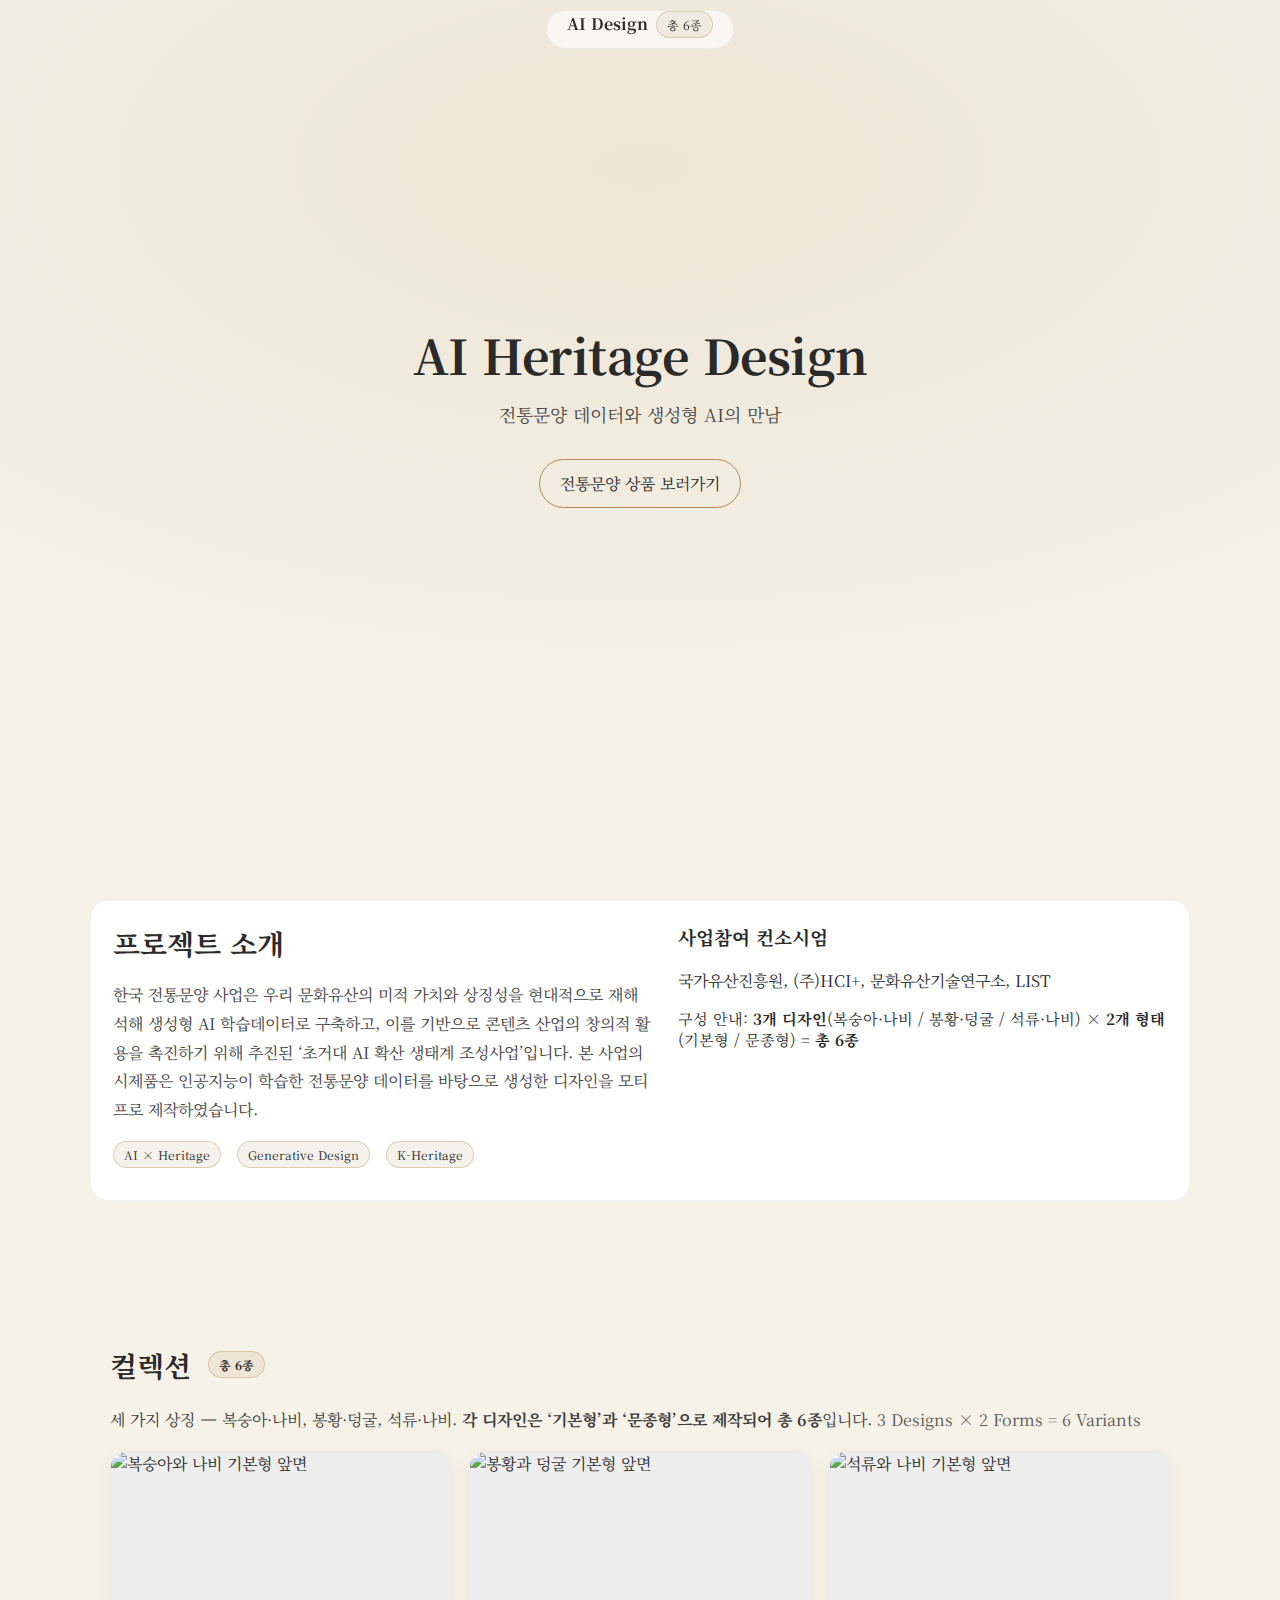
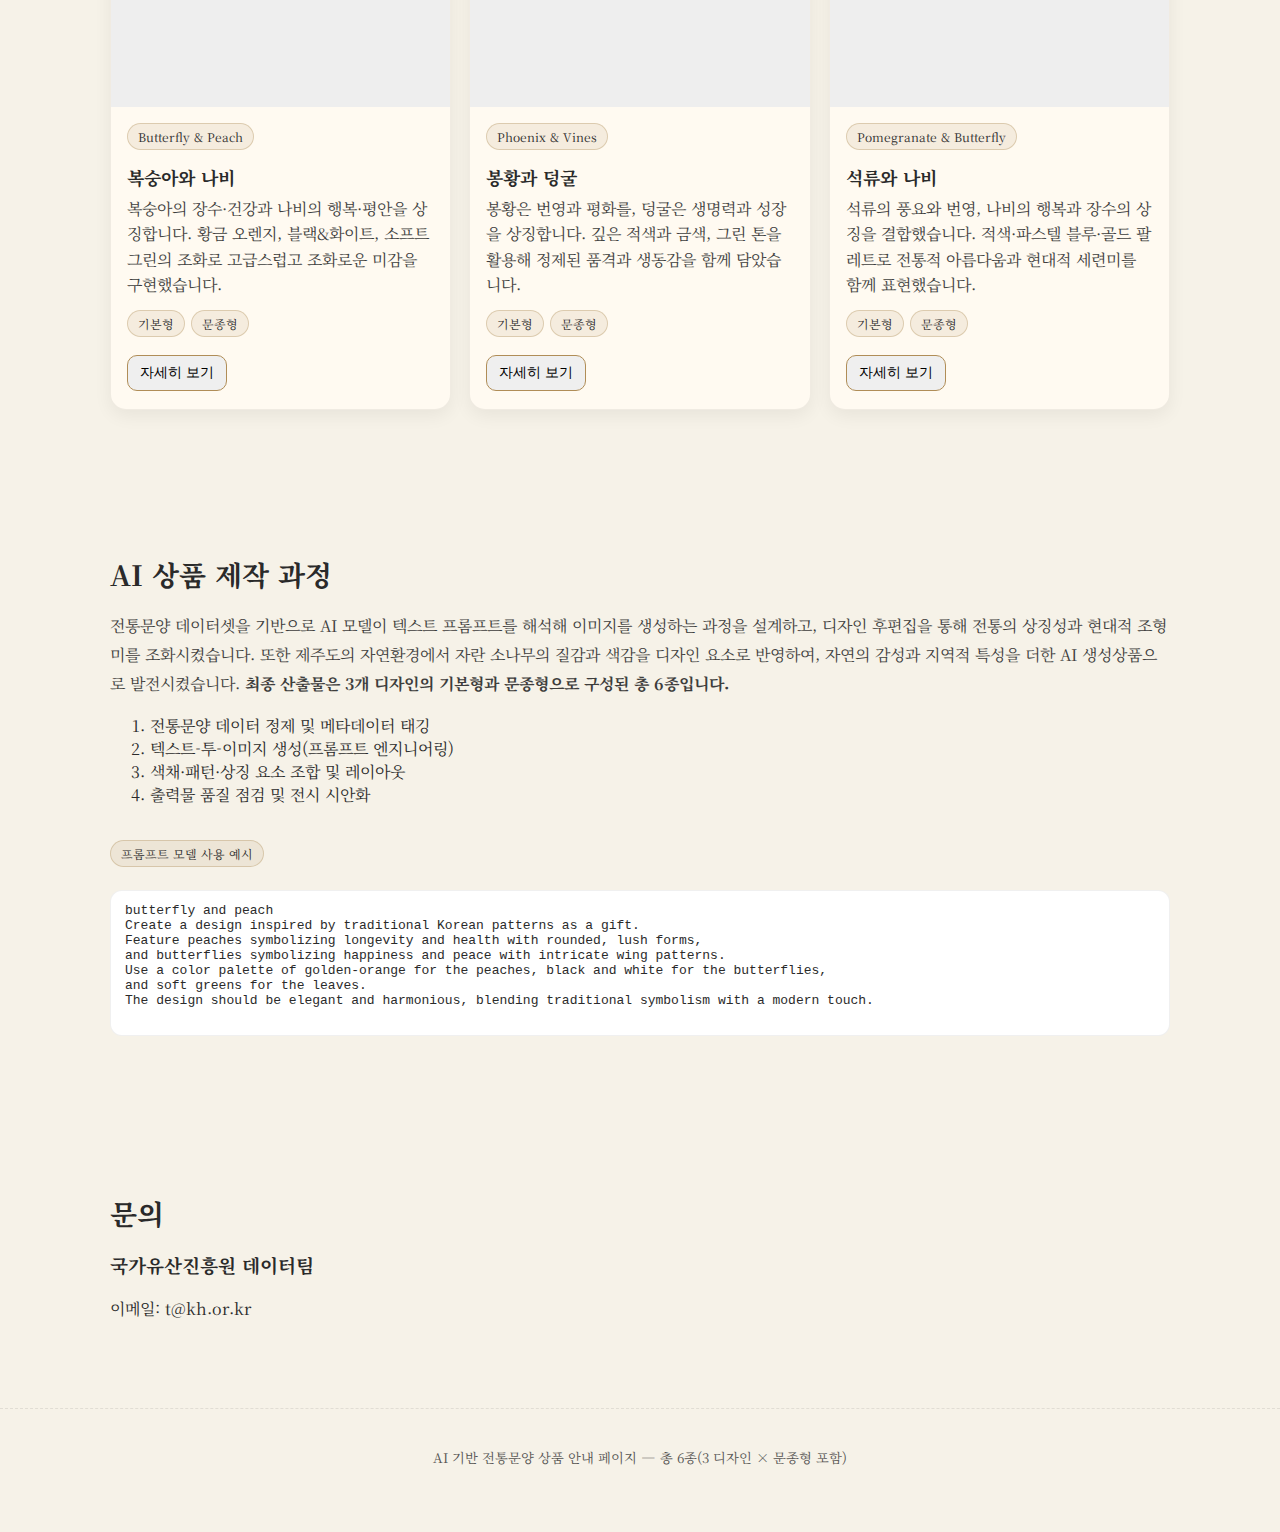
<file: index.html>
<!DOCTYPE html>
<html lang="ko">
<head>
  <meta charset="utf-8" />
  <meta name="viewport" content="width=device-width, initial-scale=1" />
  <title>AI Heritage Design — 전통문양×AI 전시</title>
  <meta name="description" content="AI Heritage Design — 복숭아·나비, 봉황·덩굴, 석류·나비 전시 컬렉션" />
  <link rel="icon" href="./assets/favicon.ico" sizes="any" />
  <link rel="icon" href="./assets/icon.svg" type="image/svg+xml" />
  <link rel="apple-touch-icon" href="./assets/apple-touch-icon.png" />
  <link rel="manifest" href="./assets/manifest.webmanifest" />
  <link href="https://fonts.googleapis.com/css2?family=Noto+Serif+KR:wght@400;600;700&display=swap" rel="stylesheet" media="print" onload="this.media='all'">
  <link rel="stylesheet" href="./css/style.css" />
</head>
<body>
  <nav class="container"><strong style="margin-right:8px">AI Design</strong><span class="badge">총 6종</span></nav>

  <header class="hero">
    <div class="container">
      <h1 class="title">AI Heritage Design</h1>
      <p class="subtitle">전통문양 데이터와 생성형 AI의 만남</p>
      <a class="cta" href="#collection">전통문양 상품 보러가기</a>
    </div>
  </header>

  <section id="about" class="section">
    <div class="container note">
      <div>
        <h2>프로젝트 소개</h2>
        <p class="lead">
          한국 전통문양 사업은 우리 문화유산의 미적 가치와 상징성을 현대적으로 재해석해 생성형 AI 학습데이터로 구축하고,
          이를 기반으로 콘텐츠 산업의 창의적 활용을 촉진하기 위해 추진된 ‘초거대 AI 확산 생태계 조성사업’입니다.
          본 사업의 시제품은 인공지능이 학습한 전통문양 데이터를 바탕으로 생성한 디자인을 모티프로 제작하였습니다.
        </p>
        <div class="logos" style="margin-top:8px">
          <span class="badge">AI × Heritage</span>
          <span class="badge">Generative Design</span>
          <span class="badge">K‑Heritage</span>
        </div>
      </div>
      <div>
        <h3 style="margin-top:0">사업참여 컨소시엄</h3>
        <p>국가유산진흥원, (주)HCI+, 문화유산기술연구소, LIST</p>
        <div class="muted" style="font-size:.95rem">
          구성 안내: <strong>3개 디자인</strong>(복숭아·나비 / 봉황·덩굴 / 석류·나비) × <strong>2개 형태</strong>(기본형 / 문종형) = <strong>총 6종</strong>
        </div>
      </div>
    </div>
  </section>

  <section id="collection" class="section">
    <div class="container">
      <h2>컬렉션 <span class="badge" style="vertical-align:middle;margin-left:8px">총 6종</span></h2>
      <p class="lead">세 가지 상징 — 복숭아·나비, 봉황·덩굴, 석류·나비. <strong>각 디자인은 ‘기본형’과 ‘문종형’으로 제작되어 총 6종</strong>입니다. <span style="opacity:.85">3 Designs × 2 Forms = 6 Variants</span></p>
      <div class="grid">
        <!-- Peach & Butterfly -->
        <article class="card">
          <div class="media">
            <!-- 기본형 예시 이미지 -->
            <img data-src="./assets/peach-front.webp" alt="복숭아와 나비 기본형 앞면">
            <img class="back" data-src="./assets/peach-back.webp" alt="복숭아와 나비 기본형 뒷면">
          </div>
          <div class="body">
            <span class="badge">Butterfly & Peach</span>
            <h3>복숭아와 나비</h3>
            <p>복숭아의 장수·건강과 나비의 행복·평안을 상징합니다. 황금 오렌지, 블랙&화이트, 소프트 그린의 조화로 고급스럽고 조화로운 미감을 구현했습니다.</p>
            <div class="row" style="gap:6px;margin-bottom:8px">
              <span class="badge">기본형</span>
              <span class="badge">문종형</span>
            </div>
            <div class="row">
              <button class="btn" onclick="openModal('modal-peach')">자세히 보기</button>
            </div>
          </div>
        </article>

        <!-- Phoenix & Vines -->
        <article class="card">
          <div class="media">
            <img data-src="./assets/phoenix-front.webp" alt="봉황과 덩굴 기본형 앞면">
            <img class="back" data-src="./assets/phoenix-back.webp" alt="봉황과 덩굴 기본형 뒷면">
          </div>
          <div class="body">
            <span class="badge">Phoenix & Vines</span>
            <h3>봉황과 덩굴</h3>
            <p>봉황은 번영과 평화를, 덩굴은 생명력과 성장을 상징합니다. 깊은 적색과 금색, 그린 톤을 활용해 정제된 품격과 생동감을 함께 담았습니다.</p>
            <div class="row" style="gap:6px;margin-bottom:8px">
              <span class="badge">기본형</span>
              <span class="badge">문종형</span>
            </div>
            <div class="row">
              <button class="btn" onclick="openModal('modal-phoenix')">자세히 보기</button>
            </div>
          </div>
        </article>

        <!-- Pomegranate & Butterfly -->
        <article class="card">
          <div class="media">
            <img data-src="./assets/pomegranate-front.webp" alt="석류와 나비 기본형 앞면">
            <img class="back" data-src="./assets/pomegranate-back.webp" alt="석류와 나비 기본형 뒷면">
          </div>
          <div class="body">
            <span class="badge">Pomegranate & Butterfly</span>
            <h3>석류와 나비</h3>
            <p>석류의 풍요와 번영, 나비의 행복과 장수의 상징을 결합했습니다. 적색·파스텔 블루·골드 팔레트로 전통적 아름다움과 현대적 세련미를 함께 표현했습니다.</p>
            <div class="row" style="gap:6px;margin-bottom:8px">
              <span class="badge">기본형</span>
              <span class="badge">문종형</span>
            </div>
            <div class="row">
              <button class="btn" onclick="openModal('modal-pomegranate')">자세히 보기</button>
            </div>
          </div>
        </article>
      </div>
    </div>
  </section>

  <section id="process" class="section">
    <div class="container">
      <h2>AI 상품 제작 과정</h2>
      <p class="lead">
        전통문양 데이터셋을 기반으로 AI 모델이 텍스트 프롬프트를 해석해 이미지를 생성하는 과정을 설계하고,
        디자인 후편집을 통해 전통의 상징성과 현대적 조형미를 조화시켰습니다.
        또한 제주도의 자연환경에서 자란 소나무의 질감과 색감을 디자인 요소로 반영하여,
        자연의 감성과 지역적 특성을 더한 AI 생성상품으로 발전시켰습니다.
        <strong>최종 산출물은 3개 디자인의 기본형과 문종형으로 구성된 총 6종입니다.</strong>
      </p>
      <ol>
        <li>전통문양 데이터 정제 및 메타데이터 태깅</li>
        <li>텍스트-투-이미지 생성(프롬프트 엔지니어링)</li>
        <li>색채·패턴·상징 요소 조합 및 레이아웃</li>
        <li>출력물 품질 점검 및 전시 시안화</li>
      </ol>
      <div style="margin-top:18px" class="badge">프롬프트 모델 사용 예시</div>
      <pre style="white-space:pre-wrap;background:#fff;padding:12px 14px;border-radius:12px;border:1px solid rgba(0,0,0,.06)">
butterfly and peach
Create a design inspired by traditional Korean patterns as a gift.
Feature peaches symbolizing longevity and health with rounded, lush forms,
and butterflies symbolizing happiness and peace with intricate wing patterns.
Use a color palette of golden-orange for the peaches, black and white for the butterflies,
and soft greens for the leaves.
The design should be elegant and harmonious, blending traditional symbolism with a modern touch.
      </pre>
    </div>
  </section>

  <section id="credit" class="section">
    <div class="container">
      <h2>문의</h2>
      <div>
        <h3 style="margin-top:0">국가유산진흥원 데이터팀</h3>
        <p>이메일: t@kh.or.kr</p>
      </div>
    </div>
  </section>

  <footer>
    <div class="container">
      <small>AI 기반 전통문양 상품 안내 페이지 — 총 6종(3 디자인 × 문종형 포함)</small>
    </div>
  </footer>

  <!-- Modals -->
  <div id="modal-peach" class="modal" onclick="if(event.target===this) closeModal('modal-peach')">
    <div class="paper">
      <header><h4>복숭아와 나비 — 상세 스토리</h4><button class="x" onclick="closeModal('modal-peach')">✕</button></header>
      <p>
        복숭아는 장수와 건강, 나비는 행복과 평안을 상징합니다. 둥근 형태와 섬세한 날개 패턴을 통해
        부드러운 조화와 희망을 표현했으며, 황금 오렌지 계열의 복숭아, 블랙&화이트의 나비, 연둣빛 잎사귀로
        전통과 현대의 균형을 담았습니다.
      </p>
      <p style="margin:.25rem 0 .75rem;opacity:.85">형태: 기본형, 문종형</p>
      <p style="opacity:.85">Butterflies symbolize happiness and peace; peaches signify longevity and health.
      A palette of golden‑orange, black & white, and soft greens blends traditional symbolism with a modern touch.</p>
    </div>
  </div>

  <div id="modal-phoenix" class="modal" onclick="if(event.target===this) closeModal('modal-phoenix')">
    <div class="paper">
      <header><h4>봉황과 덩굴 — 상세 스토리</h4><button class="x" onclick="closeModal('modal-phoenix')">✕</button></header>
      <p>
        봉황의 우아한 날개와 흐르는 꼬리 깃은 조화와 번영을, 꽃과 잎이 이어지는 덩굴은 생명력과 성장을 뜻합니다.
        깊은 적색과 금색, 그린의 대비로 정제된 품격을 부여했습니다.
      </p>
      <p style="margin:.25rem 0 .75rem;opacity:.85">형태: 기본형, 문종형</p>
      <p style="opacity:.85">The phoenix conveys harmony and prosperity, while vines represent vitality and growth.
      A deep red–gold–green palette creates a refined, sophisticated look.</p>
    </div>
  </div>

  <div id="modal-pomegranate" class="modal" onclick="if(event.target===this) closeModal('modal-pomegranate')">
    <div class="paper">
      <header><h4>석류와 나비 — 상세 스토리</h4><button class="x" onclick="closeModal('modal-pomegranate')">✕</button></header>
      <p>
        석류 알갱이의 세밀한 디테일과 둥근 형태, 나비의 우아한 곡선과 날개 패턴을 조합해 풍요와 행복, 장수를
        기원하는 메시지를 전합니다. 붉은색·파스텔 블루·골드의 조화로 현대적 세련미를 더했습니다.
      </p>
      <p style="margin:.25rem 0 .75rem;opacity:.85">형태: 기본형, 문종형</p>
      <p style="opacity:.85">Pomegranates symbolize abundance and prosperity; butterflies signal happiness and longevity.
      Red with pastel blue and gold brings modern sophistication to traditional beauty.</p>
    </div>
  </div>

  <script src="./js/app.js" defer></script>
</body>
</html>
</file>
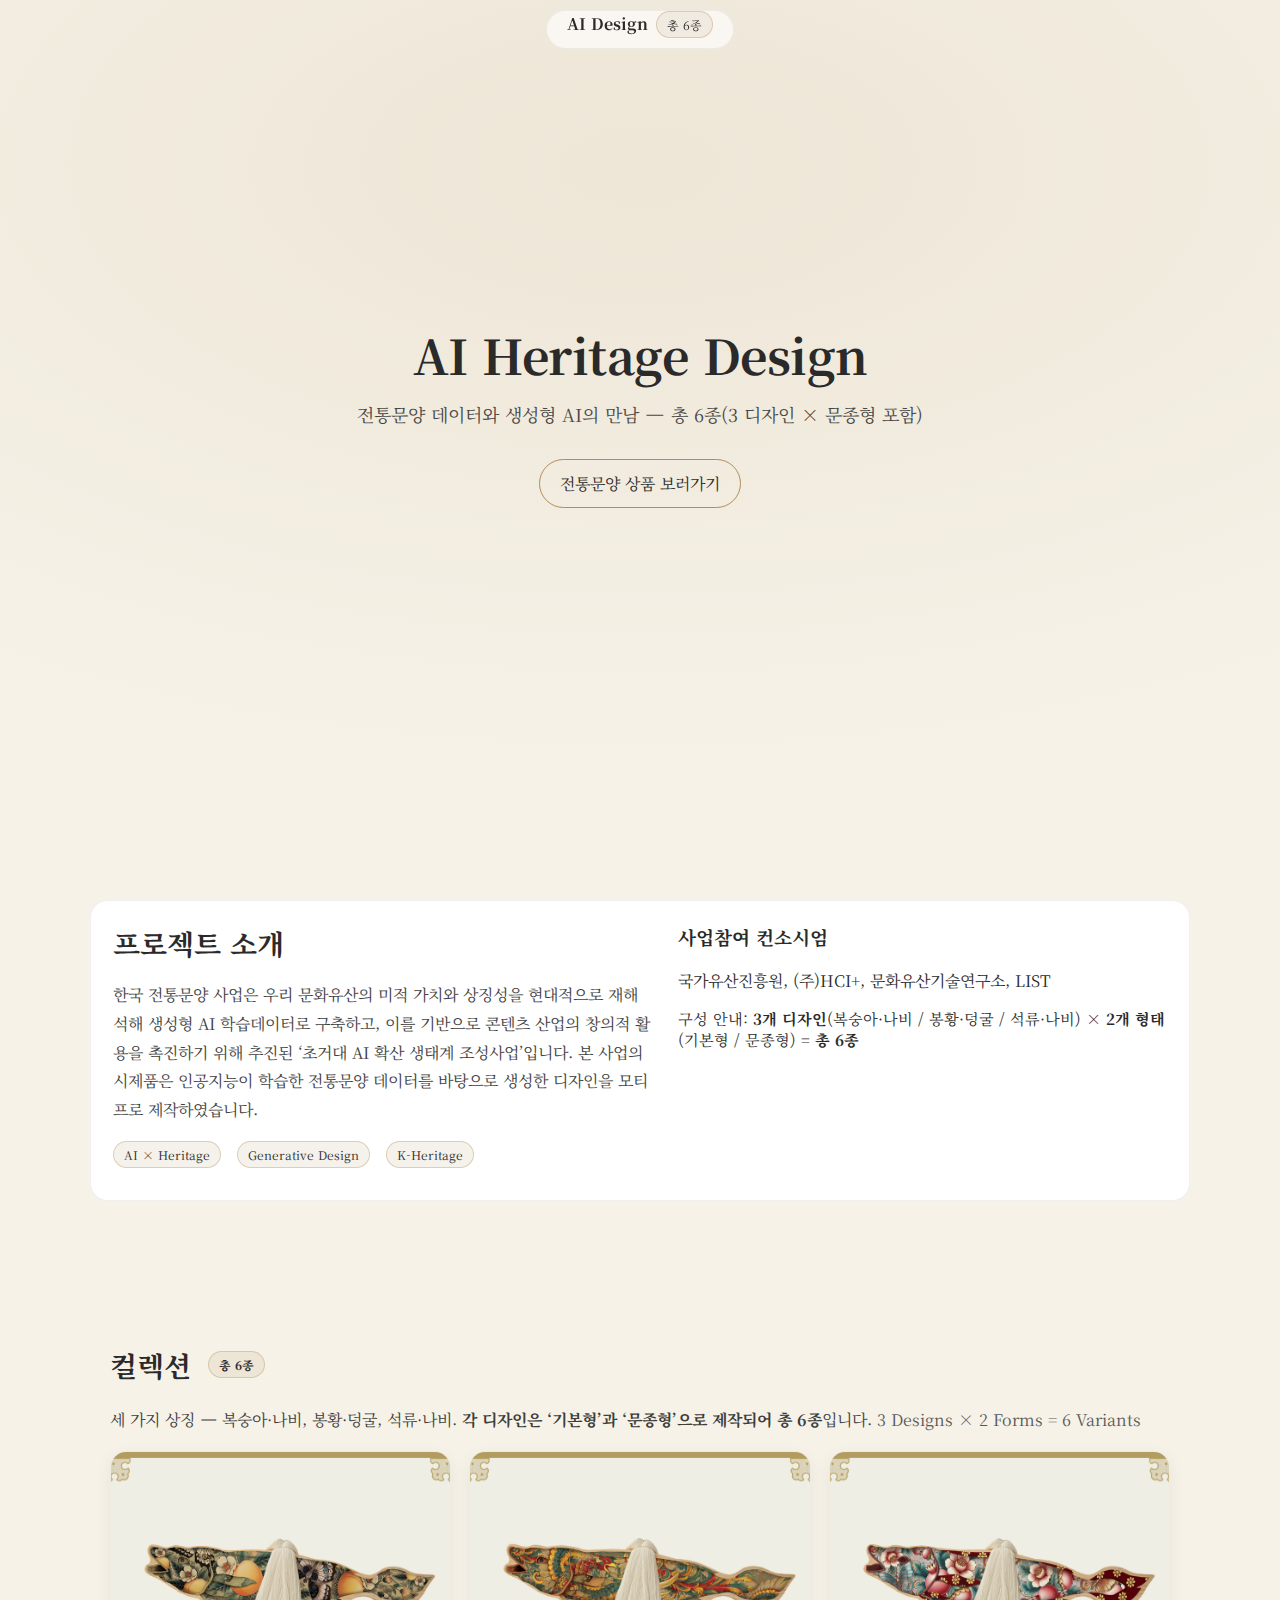
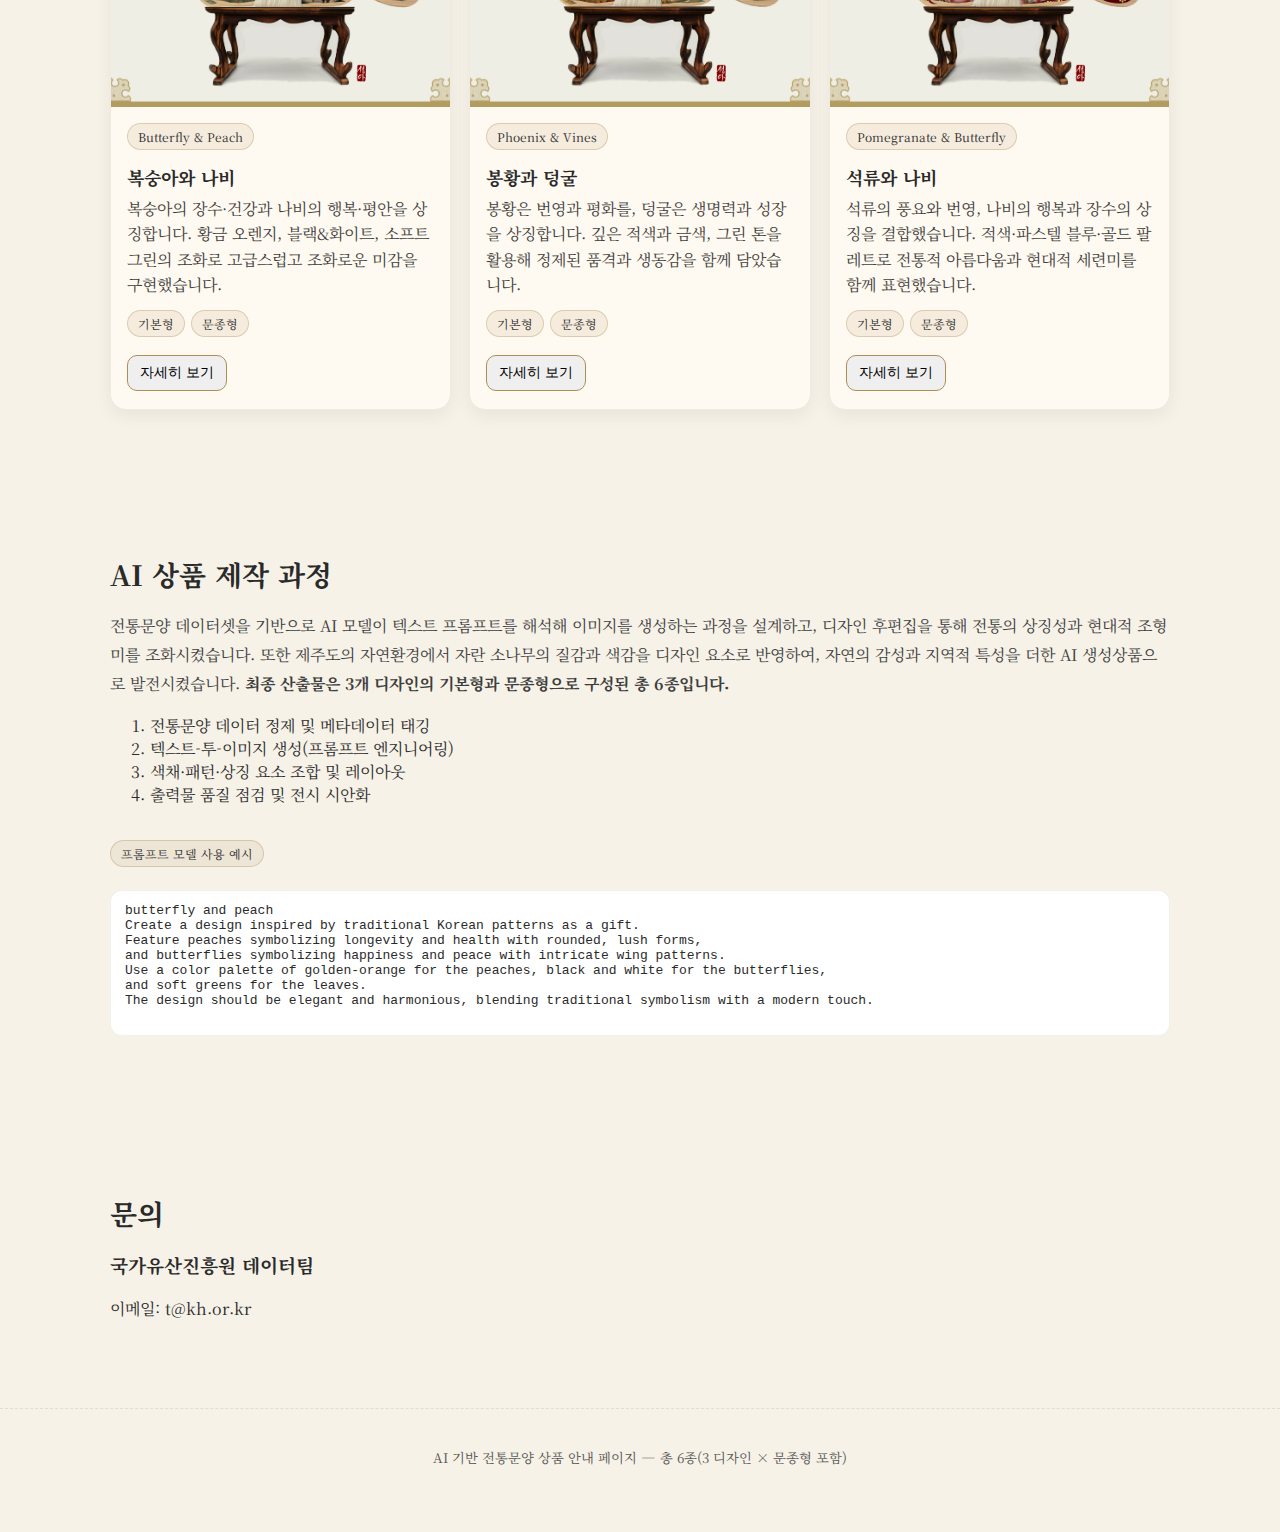
<file: index2.html>
<!DOCTYPE html>
<html lang="ko">
<head>
  <meta charset="utf-8" />
  <meta name="viewport" content="width=device-width, initial-scale=1" />
  <title>AI Heritage Design — 전통문양×AI 전시 (총 6종)</title>
  <meta name="description" content="AI Heritage Design — 복숭아·나비, 봉황·덩굴, 석류·나비 전시 컬렉션 (총 6종: 3 디자인 × 문종형 포함)" />
  <link href="https://fonts.googleapis.com/css2?family=Noto+Serif+KR:wght@400;600;700&display=swap" rel="stylesheet">
  <link rel="stylesheet" href="./css/style.css" />
</head>
<body>
  <nav class="container"><strong style="margin-right:8px">AI Design</strong><span class="badge">총 6종</span></nav>

  <header class="hero">
    <div class="container">
      <h1 class="title">AI Heritage Design</h1>
      <p class="subtitle">전통문양 데이터와 생성형 AI의 만남 — 총 6종(3 디자인 × 문종형 포함)</p>
      <a class="cta" href="#collection">전통문양 상품 보러가기</a>
    </div>
  </header>

  <section id="about" class="section">
    <div class="container note">
      <div>
        <h2>프로젝트 소개</h2>
        <p class="lead">
          한국 전통문양 사업은 우리 문화유산의 미적 가치와 상징성을 현대적으로 재해석해 생성형 AI 학습데이터로 구축하고,
          이를 기반으로 콘텐츠 산업의 창의적 활용을 촉진하기 위해 추진된 ‘초거대 AI 확산 생태계 조성사업’입니다.
          본 사업의 시제품은 인공지능이 학습한 전통문양 데이터를 바탕으로 생성한 디자인을 모티프로 제작하였습니다.
        </p>
        <div class="logos" style="margin-top:8px">
          <span class="badge">AI × Heritage</span>
          <span class="badge">Generative Design</span>
          <span class="badge">K‑Heritage</span>
        </div>
      </div>
      <div>
        <h3 style="margin-top:0">사업참여 컨소시엄</h3>
        <p>국가유산진흥원, (주)HCI+, 문화유산기술연구소, LIST</p>
        <div class="muted" style="font-size:.95rem">
          구성 안내: <strong>3개 디자인</strong>(복숭아·나비 / 봉황·덩굴 / 석류·나비) × <strong>2개 형태</strong>(기본형 / 문종형) = <strong>총 6종</strong>
        </div>
      </div>
    </div>
  </section>

  <section id="collection" class="section">
    <div class="container">
      <h2>컬렉션 <span class="badge" style="vertical-align:middle;margin-left:8px">총 6종</span></h2>
      <p class="lead">세 가지 상징 — 복숭아·나비, 봉황·덩굴, 석류·나비. <strong>각 디자인은 ‘기본형’과 ‘문종형’으로 제작되어 총 6종</strong>입니다. <span style="opacity:.85">3 Designs × 2 Forms = 6 Variants</span></p>
      <div class="grid">
        <!-- Peach & Butterfly -->
        <article class="card">
          <div class="media">
            <!-- 기본형 예시 이미지 -->
            <img src="./assets/peach-front.png" alt="복숭아와 나비 기본형 앞면">
            <img class="back" src="./assets/peach-back.jpg" alt="복숭아와 나비 기본형 뒷면">
          </div>
          <div class="body">
            <span class="badge">Butterfly & Peach</span>
            <h3>복숭아와 나비</h3>
            <p>복숭아의 장수·건강과 나비의 행복·평안을 상징합니다. 황금 오렌지, 블랙&화이트, 소프트 그린의 조화로 고급스럽고 조화로운 미감을 구현했습니다.</p>
            <div class="row" style="gap:6px;margin-bottom:8px">
              <span class="badge">기본형</span>
              <span class="badge">문종형</span>
            </div>
            <div class="row">
              <button class="btn" onclick="openModal('modal-peach')">자세히 보기</button>
            </div>
          </div>
        </article>

        <!-- Phoenix & Vines -->
        <article class="card">
          <div class="media">
            <img src="./assets/phoenix-front.png" alt="봉황과 덩굴 기본형 앞면">
            <img class="back" src="./assets/phoenix-back.jpg" alt="봉황과 덩굴 기본형 뒷면">
          </div>
          <div class="body">
            <span class="badge">Phoenix & Vines</span>
            <h3>봉황과 덩굴</h3>
            <p>봉황은 번영과 평화를, 덩굴은 생명력과 성장을 상징합니다. 깊은 적색과 금색, 그린 톤을 활용해 정제된 품격과 생동감을 함께 담았습니다.</p>
            <div class="row" style="gap:6px;margin-bottom:8px">
              <span class="badge">기본형</span>
              <span class="badge">문종형</span>
            </div>
            <div class="row">
              <button class="btn" onclick="openModal('modal-phoenix')">자세히 보기</button>
            </div>
          </div>
        </article>

        <!-- Pomegranate & Butterfly -->
        <article class="card">
          <div class="media">
            <img src="./assets/pomegranate-front.png" alt="석류와 나비 기본형 앞면">
            <img class="back" src="./assets/pomegranate-back.jpg" alt="석류와 나비 기본형 뒷면">
          </div>
          <div class="body">
            <span class="badge">Pomegranate & Butterfly</span>
            <h3>석류와 나비</h3>
            <p>석류의 풍요와 번영, 나비의 행복과 장수의 상징을 결합했습니다. 적색·파스텔 블루·골드 팔레트로 전통적 아름다움과 현대적 세련미를 함께 표현했습니다.</p>
            <div class="row" style="gap:6px;margin-bottom:8px">
              <span class="badge">기본형</span>
              <span class="badge">문종형</span>
            </div>
            <div class="row">
              <button class="btn" onclick="openModal('modal-pomegranate')">자세히 보기</button>
            </div>
          </div>
        </article>
      </div>
    </div>
  </section>

  <section id="process" class="section">
    <div class="container">
      <h2>AI 상품 제작 과정</h2>
      <p class="lead">
        전통문양 데이터셋을 기반으로 AI 모델이 텍스트 프롬프트를 해석해 이미지를 생성하는 과정을 설계하고,
        디자인 후편집을 통해 전통의 상징성과 현대적 조형미를 조화시켰습니다.
        또한 제주도의 자연환경에서 자란 소나무의 질감과 색감을 디자인 요소로 반영하여,
        자연의 감성과 지역적 특성을 더한 AI 생성상품으로 발전시켰습니다.
        <strong>최종 산출물은 3개 디자인의 기본형과 문종형으로 구성된 총 6종입니다.</strong>
      </p>
      <ol>
        <li>전통문양 데이터 정제 및 메타데이터 태깅</li>
        <li>텍스트-투-이미지 생성(프롬프트 엔지니어링)</li>
        <li>색채·패턴·상징 요소 조합 및 레이아웃</li>
        <li>출력물 품질 점검 및 전시 시안화</li>
      </ol>
      <div style="margin-top:18px" class="badge">프롬프트 모델 사용 예시</div>
      <pre style="white-space:pre-wrap;background:#fff;padding:12px 14px;border-radius:12px;border:1px solid rgba(0,0,0,.06)">
butterfly and peach
Create a design inspired by traditional Korean patterns as a gift.
Feature peaches symbolizing longevity and health with rounded, lush forms,
and butterflies symbolizing happiness and peace with intricate wing patterns.
Use a color palette of golden-orange for the peaches, black and white for the butterflies,
and soft greens for the leaves.
The design should be elegant and harmonious, blending traditional symbolism with a modern touch.
      </pre>
    </div>
  </section>

  <section id="credit" class="section">
    <div class="container">
      <h2>문의</h2>
      <div>
        <h3 style="margin-top:0">국가유산진흥원 데이터팀</h3>
        <p>이메일: t@kh.or.kr</p>
      </div>
    </div>
  </section>

  <footer>
    <div class="container">
      <small>AI 기반 전통문양 상품 안내 페이지 — 총 6종(3 디자인 × 문종형 포함)</small>
    </div>
  </footer>

  <!-- Modals -->
  <div id="modal-peach" class="modal" onclick="if(event.target===this) closeModal('modal-peach')">
    <div class="paper">
      <header><h4>복숭아와 나비 — 상세 스토리</h4><button class="x" onclick="closeModal('modal-peach')">✕</button></header>
      <p>
        복숭아는 장수와 건강, 나비는 행복과 평안을 상징합니다. 둥근 형태와 섬세한 날개 패턴을 통해
        부드러운 조화와 희망을 표현했으며, 황금 오렌지 계열의 복숭아, 블랙&화이트의 나비, 연둣빛 잎사귀로
        전통과 현대의 균형을 담았습니다.
      </p>
      <p style="margin:.25rem 0 .75rem;opacity:.85">형태: 기본형, 문종형</p>
      <p style="opacity:.85">Butterflies symbolize happiness and peace; peaches signify longevity and health.
      A palette of golden‑orange, black & white, and soft greens blends traditional symbolism with a modern touch.</p>
    </div>
  </div>

  <div id="modal-phoenix" class="modal" onclick="if(event.target===this) closeModal('modal-phoenix')">
    <div class="paper">
      <header><h4>봉황과 덩굴 — 상세 스토리</h4><button class="x" onclick="closeModal('modal-phoenix')">✕</button></header>
      <p>
        봉황의 우아한 날개와 흐르는 꼬리 깃은 조화와 번영을, 꽃과 잎이 이어지는 덩굴은 생명력과 성장을 뜻합니다.
        깊은 적색과 금색, 그린의 대비로 정제된 품격을 부여했습니다.
      </p>
      <p style="margin:.25rem 0 .75rem;opacity:.85">형태: 기본형, 문종형</p>
      <p style="opacity:.85">The phoenix conveys harmony and prosperity, while vines represent vitality and growth.
      A deep red–gold–green palette creates a refined, sophisticated look.</p>
    </div>
  </div>

  <div id="modal-pomegranate" class="modal" onclick="if(event.target===this) closeModal('modal-pomegranate')">
    <div class="paper">
      <header><h4>석류와 나비 — 상세 스토리</h4><button class="x" onclick="closeModal('modal-pomegranate')">✕</button></header>
      <p>
        석류 알갱이의 세밀한 디테일과 둥근 형태, 나비의 우아한 곡선과 날개 패턴을 조합해 풍요와 행복, 장수를
        기원하는 메시지를 전합니다. 붉은색·파스텔 블루·골드의 조화로 현대적 세련미를 더했습니다.
      </p>
      <p style="margin:.25rem 0 .75rem;opacity:.85">형태: 기본형, 문종형</p>
      <p style="opacity:.85">Pomegranates symbolize abundance and prosperity; butterflies signal happiness and longevity.
      Red with pastel blue and gold brings modern sophistication to traditional beauty.</p>
    </div>
  </div>

  <script src="./js/app.js"></script>
</body>
</html>
</file>
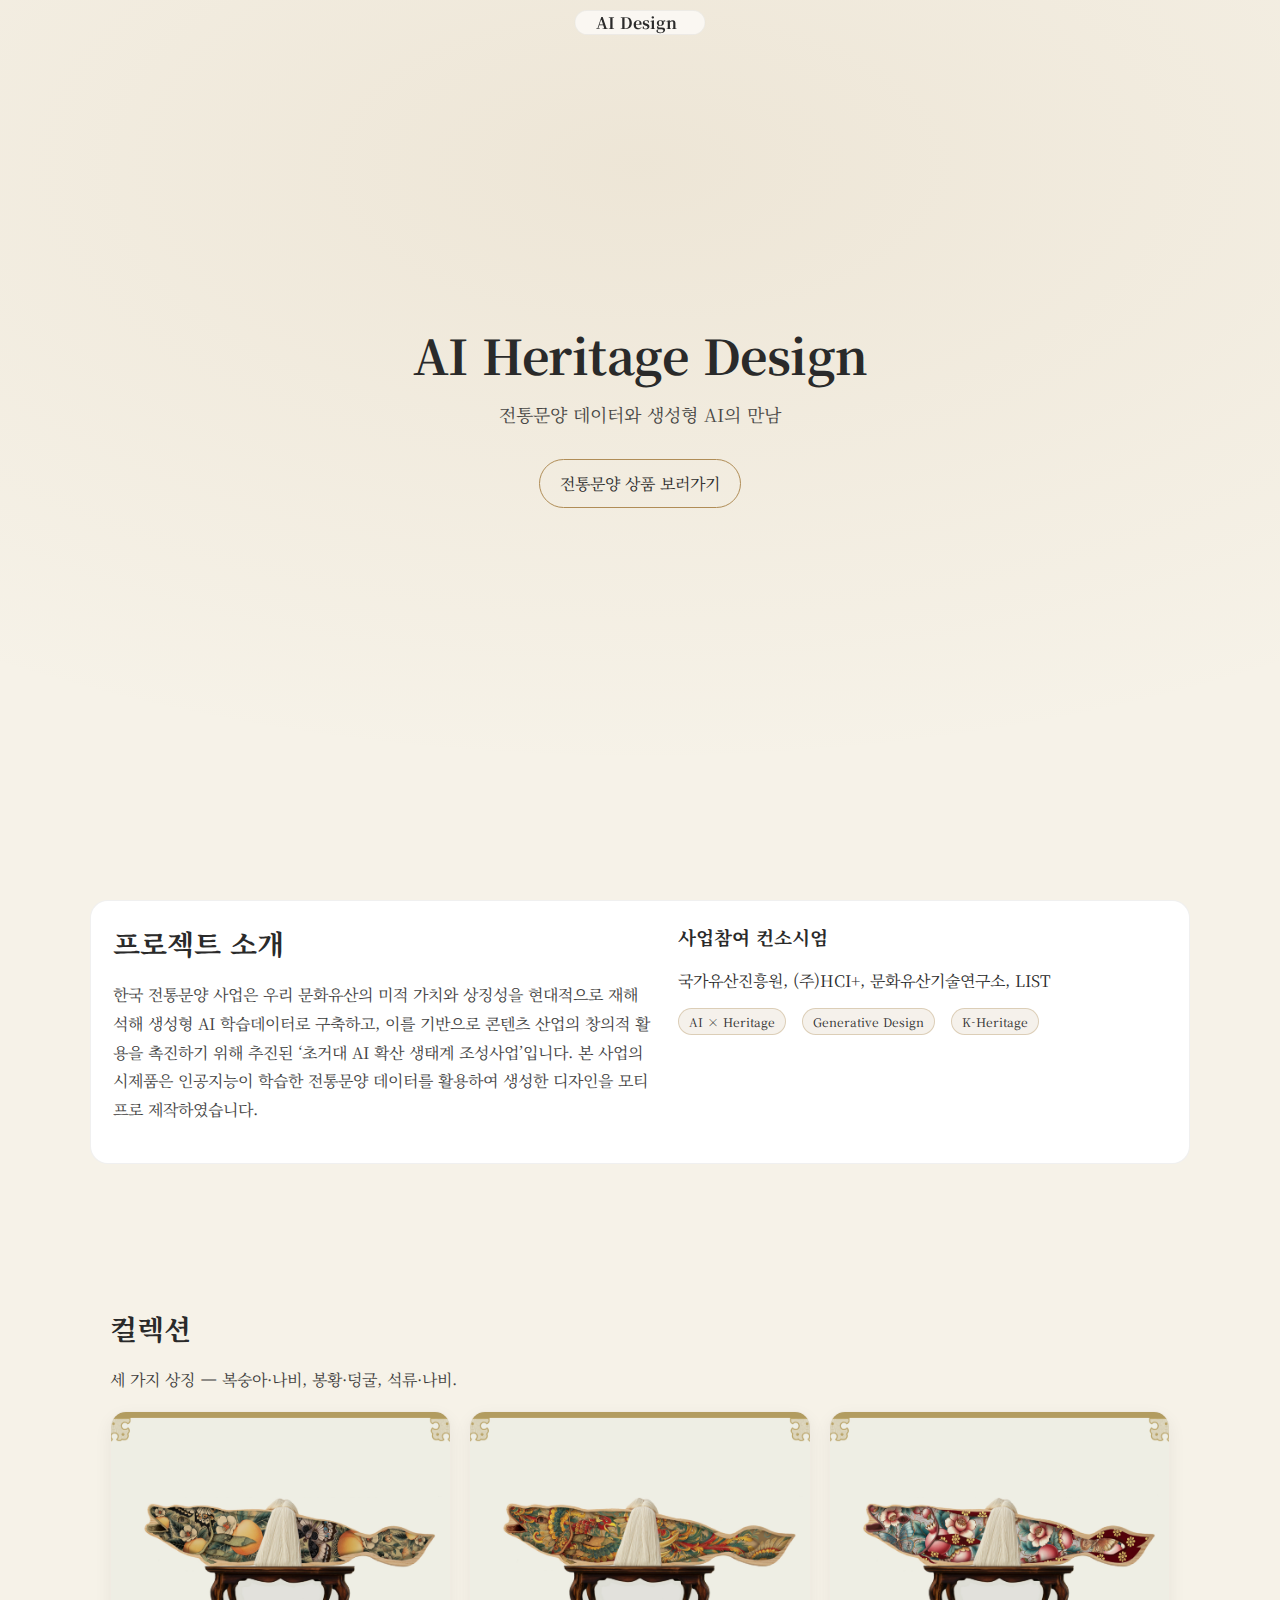
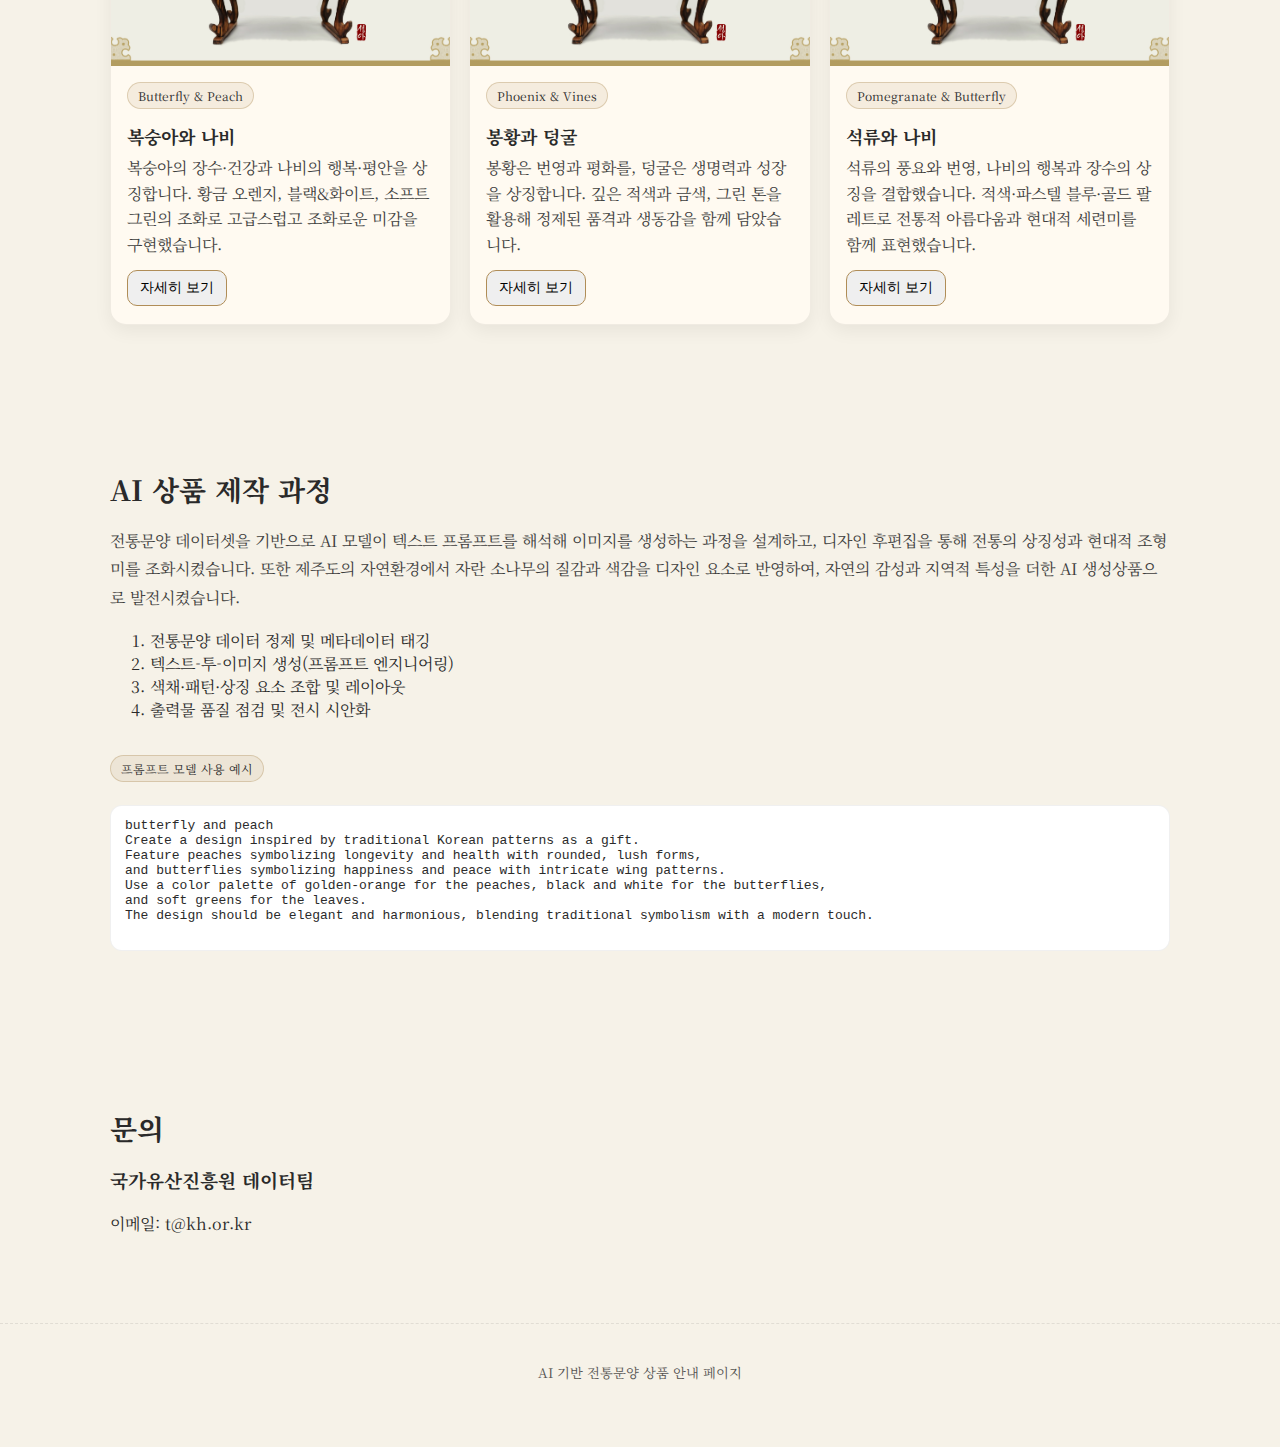
<file: index_back.html>
<!DOCTYPE html>
<html lang="ko">
<head>
  <meta charset="utf-8" />
  <meta name="viewport" content="width=device-width, initial-scale=1" />
  <title>AI Heritage Design — 전통문양×AI 전시</title>
  <meta name="description" content="AI Heritage Design — 복숭아·나비, 봉황·덩굴, 석류·나비 전시 컬렉션" />
  <link href="https://fonts.googleapis.com/css2?family=Noto+Serif+KR:wght@400;600;700&display=swap" rel="stylesheet">
  <link rel="stylesheet" href="./css/style.css" />
</head>
<body>
  <nav class="container"><strong style="margin-right:8px">AI Design</strong>
  </nav>

  <header class="hero">
    <div class="container">
      <h1 class="title">AI Heritage Design</h1>
      <p class="subtitle">전통문양 데이터와 생성형 AI의 만남</p>
      <a class="cta" href="#collection">전통문양 상품 보러가기</a>
    </div>
  </header>

  <section id="about" class="section">
    <div class="container note">
      <div>
        <h2>프로젝트 소개</h2>
        <p class="lead">
          한국 전통문양 사업은 우리 문화유산의 미적 가치와 상징성을 현대적으로 재해석해 생성형 AI 학습데이터로 구축하고, 이를 기반으로 콘텐츠 산업의 창의적 활용을 촉진하기 위해 추진된 ‘초거대 AI 확산 생태계 조성사업’입니다.
본 사업의 시제품은 인공지능이 학습한 전통문양 데이터를 활용하여 생성한 디자인을 모티프로 제작하였습니다.
        </p>
      </div>
      <div>
        <h3 style="margin-top:0">사업참여 컨소시엄</h3>
        <p>국가유산진흥원, (주)HCI+, 문화유산기술연구소, LIST</p>
        <div class="logos">
          <span class="badge">AI × Heritage</span>
          <span class="badge">Generative Design</span>
          <span class="badge">K‑Heritage</span>
        </div>
      </div>
    </div>
  </section>

  <section id="collection" class="section">
    <div class="container">
      <h2>컬렉션</h2>
      <p class="lead">세 가지 상징 — 복숭아·나비, 봉황·덩굴, 석류·나비.</p>
      <div class="grid">
        <!-- Peach & Butterfly -->
        <article class="card">
          <div class="media">
            <img src="./assets/peach-front.png" alt="복숭아와 나비 앞면">
            <img class="back" src="./assets/peach-back.jpg" alt="복숭아와 나비 뒷면">
          </div>
          <div class="body">
            <span class="badge">Butterfly & Peach</span>
            <h3>복숭아와 나비</h3>
            <p>복숭아의 장수·건강과 나비의 행복·평안을 상징합니다. 황금 오렌지, 블랙&화이트, 소프트 그린의 조화로 고급스럽고 조화로운 미감을 구현했습니다.</p>
            <div class="row">
              <button class="btn" onclick="openModal('modal-peach')">자세히 보기</button>
            </div>
          </div>
        </article>

        <!-- Phoenix & Vines -->
        <article class="card">
          <div class="media">
            <img src="./assets/phoenix-front.png" alt="봉황과 덩굴 앞면">
            <img class="back" src="./assets/phoenix-back.jpg" alt="봉황과 덩굴 뒷면">
          </div>
          <div class="body">
            <span class="badge">Phoenix & Vines</span>
            <h3>봉황과 덩굴</h3>
            <p>봉황은 번영과 평화를, 덩굴은 생명력과 성장을 상징합니다. 깊은 적색과 금색, 그린 톤을 활용해 정제된 품격과 생동감을 함께 담았습니다.</p>
            <div class="row">
              <button class="btn" onclick="openModal('modal-phoenix')">자세히 보기</button>
            </div>
          </div>
        </article>

        <!-- Pomegranate & Butterfly -->
        <article class="card">
          <div class="media">
            <img src="./assets/pomegranate-front.png" alt="석류와 나비 앞면">
            <img class="back" src="./assets/pomegranate-back.jpg" alt="석류와 나비 뒷면">
          </div>
          <div class="body">
            <span class="badge">Pomegranate & Butterfly</span>
            <h3>석류와 나비</h3>
            <p>석류의 풍요와 번영, 나비의 행복과 장수의 상징을 결합했습니다. 적색·파스텔 블루·골드 팔레트로 전통적 아름다움과 현대적 세련미를 함께 표현했습니다.</p>
            <div class="row">
              <button class="btn" onclick="openModal('modal-pomegranate')">자세히 보기</button>
            </div>
          </div>
        </article>
      </div>
    </div>
  </section>

  <section id="process" class="section">
    <div class="container">
      <h2>AI 상품 제작 과정</h2>
      <p class="lead">
        전통문양 데이터셋을 기반으로 AI 모델이 텍스트 프롬프트를 해석해 이미지를 생성하는 과정을 설계하고,
디자인 후편집을 통해 전통의 상징성과 현대적 조형미를 조화시켰습니다.
또한 제주도의 자연환경에서 자란 소나무의 질감과 색감을 디자인 요소로 반영하여,
자연의 감성과 지역적 특성을 더한 AI 생성상품으로 발전시켰습니다.
      </p>
      <ol>
        <li>전통문양 데이터 정제 및 메타데이터 태깅</li>
        <li>텍스트-투-이미지 생성(프롬프트 엔지니어링)</li>
        <li>색채·패턴·상징 요소 조합 및 레이아웃</li>
        <li>출력물 품질 점검 및 전시 시안화</li>
      </ol>
      <div style="margin-top:18px" class="badge">프롬프트 모델 사용 예시</div>
      <pre style="white-space:pre-wrap;background:#fff;padding:12px 14px;border-radius:12px;border:1px solid rgba(0,0,0,.06)">
butterfly and peach
Create a design inspired by traditional Korean patterns as a gift.
Feature peaches symbolizing longevity and health with rounded, lush forms,
and butterflies symbolizing happiness and peace with intricate wing patterns.
Use a color palette of golden-orange for the peaches, black and white for the butterflies,
and soft greens for the leaves.
The design should be elegant and harmonious, blending traditional symbolism with a modern touch.
      </pre>
    </div>
  </section>

  <section id="credit" class="section">
    <div class="container">
      <h2>문의</h2>
        <div>
          <h3 style="margin-top:0">국가유산진흥원 데이터팀</h3>
          <p>이메일: t@kh.or.kr</p>
        </div>
      </div>
    </div>
  </section>

  <footer>
    <div class="container">
      <small>AI 기반 전통문양 상품 안내 페이지</small>
    </div>
  </footer>

  <!-- Modals -->
  <div id="modal-peach" class="modal" onclick="if(event.target===this) closeModal('modal-peach')">
    <div class="paper">
      <header><h4>복숭아와 나비 — 상세 스토리</h4><button class="x" onclick="closeModal('modal-peach')">✕</button></header>
      <p>
        복숭아는 장수와 건강, 나비는 행복과 평안을 상징합니다. 둥근 형태와 섬세한 날개 패턴을 통해
        부드러운 조화와 희망을 표현했으며, 황금 오렌지 계열의 복숭아, 블랙&화이트의 나비, 연둣빛 잎사귀로
        전통과 현대의 균형을 담았습니다.
      </p>
      <p style="opacity:.85">Butterflies symbolize happiness and peace; peaches signify longevity and health.
      A palette of golden‑orange, black & white, and soft greens blends traditional symbolism with a modern touch.</p>
    </div>
  </div>

  <div id="modal-phoenix" class="modal" onclick="if(event.target===this) closeModal('modal-phoenix')">
    <div class="paper">
      <header><h4>봉황과 덩굴 — 상세 스토리</h4><button class="x" onclick="closeModal('modal-phoenix')">✕</button></header>
      <p>
        봉황의 우아한 날개와 흐르는 꼬리 깃은 조화와 번영을, 꽃과 잎이 이어지는 덩굴은 생명력과 성장을 뜻합니다.
        깊은 적색과 금색, 그린의 대비로 정제된 품격을 부여했습니다.
      </p>
      <p style="opacity:.85">The phoenix conveys harmony and prosperity, while vines represent vitality and growth.
      A deep red–gold–green palette creates a refined, sophisticated look.</p>
    </div>
  </div>

  <div id="modal-pomegranate" class="modal" onclick="if(event.target===this) closeModal('modal-pomegranate')">
    <div class="paper">
      <header><h4>석류와 나비 — 상세 스토리</h4><button class="x" onclick="closeModal('modal-pomegranate')">✕</button></header>
      <p>
        석류 알갱이의 세밀한 디테일과 둥근 형태, 나비의 우아한 곡선과 날개 패턴을 조합해 풍요와 행복, 장수를
        기원하는 메시지를 전합니다. 붉은색·파스텔 블루·골드의 조화로 현대적 세련미를 더했습니다.
      </p>
      <p style="opacity:.85">Pomegranates symbolize abundance and prosperity; butterflies signal happiness and longevity.
      Red with pastel blue and gold brings modern sophistication to traditional beauty.</p>
    </div>
  </div>

  <script src="./js/app.js"></script>
</body>
</html>
</file>
<file: css/style.css>
:root{
  --bg:#f6f2e8;
  --fg:#2a2a2a;
  --accent:#b08d57; /* muted gold */
  --accent2:#8c5a3c; /* warm brown */
  --card:#fffaf1;
}
*{box-sizing:border-box}
html,body{margin:0;padding:0;font-family:'Noto Serif KR', serif;color:var(--fg);background:var(--bg)}
a{color:inherit;text-decoration:none}
.container{max-width:1100px;margin:0 auto;padding:0 20px}
.hero{
  min-height:92vh;
  display:flex;align-items:center;justify-content:center;
  text-align:center;position:relative;overflow:hidden;
  background:radial-gradient(1200px 600px at 50% 20%, rgba(176,141,87,0.12), transparent);
}
.hero .title{font-size:48px;letter-spacing:-0.5px;margin:0 0 12px}
.hero .subtitle{font-size:18px;opacity:.85;margin:0}
.hero .cta{margin-top:32px;display:inline-block;padding:12px 20px;border:1.5px solid var(--accent);border-radius:999px}
nav{
  position:fixed;top:10px;left:50%;transform:translateX(-50%);
  background:rgba(255,255,255,.65);backdrop-filter:blur(12px);
  border:1px solid rgba(0,0,0,.05);border-radius:999px;padding:8px 14px;z-index:10
}
nav a{padding:8px 12px;border-radius:999px;font-size:14px}
nav a:hover{background:rgba(176,141,87,.12)}
.section{padding:72px 0}
.section h2{font-size:28px;margin:0 0 18px}
.section p.lead{opacity:.9;line-height:1.8}
.grid{display:grid;grid-template-columns:repeat(3,1fr);gap:18px}
.card{
  background:var(--card);border:1px solid rgba(0,0,0,.06);
  border-radius:16px;overflow:hidden;box-shadow:0 6px 18px rgba(0,0,0,.06)
}
.card .media{position:relative;background:#eee;aspect-ratio:4/3;overflow:hidden}
.card img{width:100%;height:100%;object-fit:cover;transition:opacity .35s ease}
.card .media img.back{position:absolute;inset:0;opacity:0}
.card .media:hover img.back{opacity:1}
.card .body{padding:16px 16px 18px}
.badge{display:inline-block;font-size:12px;background:rgba(176,141,87,.12);border:1px solid rgba(176,141,87,.35);padding:4px 10px;border-radius:999px;margin-bottom:10px}
.card h3{margin:4px 0 6px;font-size:18px}
.card p{margin:0 0 12px;opacity:.9;line-height:1.6}
.card .row{display:flex;gap:10px;flex-wrap:wrap}
.card .btn{padding:8px 12px;border:1px solid var(--accent);border-radius:10px;font-size:14px}
.note{
  display:grid;grid-template-columns:1.1fr 1fr;gap:28px;
  background:#fff;border:1px solid rgba(0,0,0,.06);
  border-radius:18px;padding:22px
}
.note .logos{display:flex;gap:16px;flex-wrap:wrap;align-items:center}
footer{padding:36px 0 64px;border-top:1px dashed rgba(0,0,0,.1);text-align:center;opacity:.8}
.modal{
  position:fixed;inset:0;background:rgba(0,0,0,.46);
  display:none;align-items:center;justify-content:center;padding:20px;z-index:100
}
.modal.open{display:flex}
.modal .paper{
  max-width:920px;background:var(--card);border-radius:16px;
  padding:22px;border:1px solid rgba(0,0,0,.08)
}
.modal header{display:flex;justify-content:space-between;align-items:center;margin-bottom:8px}
.modal header h4{margin:0}
.modal .x{cursor:pointer;border:none;background:transparent;font-size:22px;line-height:1}
@media (max-width:920px){
  .grid{grid-template-columns:1fr}
  .note{grid-template-columns:1fr}
  .hero .title{font-size:34px}
}
</file>
